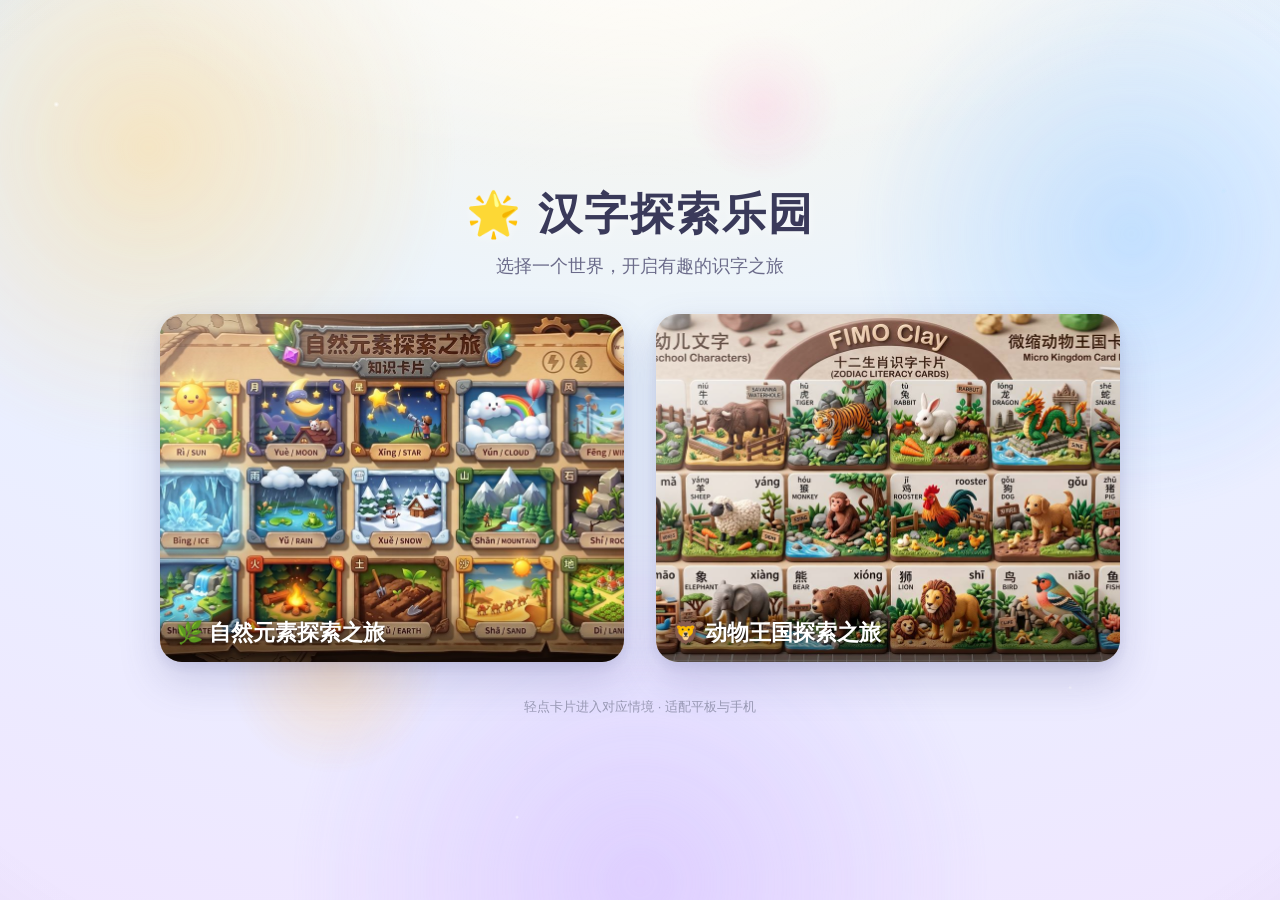
<file: index.html>
<!DOCTYPE html>
<html lang="zh-CN">
<head>
<meta charset="UTF-8">
<meta name="viewport" content="width=device-width, initial-scale=1.0, viewport-fit=cover">
<title>汉字探索乐园 · 识字卡片</title>
<link rel="icon" href="data:,">
<style>
  * { margin: 0; padding: 0; box-sizing: border-box; }
  html, body { height: 100%; }
  body {
    font-family: "PingFang SC", "Microsoft YaHei", -apple-system, "Segoe UI", sans-serif;
    min-height: 100vh;
    display: flex; flex-direction: column; align-items: center; justify-content: center;
    padding: env(safe-area-inset-top) 16px env(safe-area-inset-bottom);
    /* 基础光影渐变（顶部受光、底部偏冷，营造空间感） */
    background: radial-gradient(120% 120% at 50% -10%, #fff7e6 0%, #e8f3ff 45%, #efe6ff 100%);
    color: #3a3a5a;
    -webkit-tap-highlight-color: transparent;
    position: relative;
  }

  /* ============ 立体层次背景舞台（视差 + 光影） ============ */
  .bg-stage { position: fixed; inset: 0; z-index: 0; overflow: hidden; pointer-events: none; }
  .bg-layer { position: absolute; inset: -10%; will-change: transform; }
  /* 远景柔光团：最慢、最模糊、最淡 —— 推远景深 */
  .bg-layer.far {
    background:
      radial-gradient(40vmax 40vmax at 18% 22%, rgba(255,214,140,.55), transparent 60%),
      radial-gradient(36vmax 36vmax at 82% 30%, rgba(150,200,255,.50), transparent 60%),
      radial-gradient(44vmax 44vmax at 50% 90%, rgba(200,170,255,.45), transparent 62%);
    filter: blur(8px); opacity: .9;
  }
  /* 中景光斑：中速、中等模糊 */
  .bg-layer.mid {
    background:
      radial-gradient(14vmax 14vmax at 30% 70%, rgba(255,183,77,.35), transparent 60%),
      radial-gradient(12vmax 12vmax at 70% 58%, rgba(120,170,255,.30), transparent 60%),
      radial-gradient(10vmax 10vmax at 58% 18%, rgba(255,140,200,.28), transparent 60%);
    filter: blur(2px); opacity: .8;
  }
  /* 近景星点：最快、清晰，带高光 —— 拉近景深 */
  .bg-layer.near {
    opacity: .9;
    background-image:
      radial-gradient(3px 3px at 12% 18%, rgba(255,255,255,.95), transparent),
      radial-gradient(2px 2px at 28% 62%, rgba(255,255,255,.85), transparent),
      radial-gradient(3px 3px at 55% 38%, rgba(255,247,200,.95), transparent),
      radial-gradient(2px 2px at 78% 72%, rgba(255,255,255,.80), transparent),
      radial-gradient(3px 3px at 88% 26%, rgba(200,230,255,.95), transparent),
      radial-gradient(2px 2px at 42% 84%, rgba(255,255,255,.80), transparent);
  }
  /* 顶部光晕：模拟光源，强化光影质感 */
  .bg-light {
    position: absolute; inset: 0; pointer-events: none;
    background: radial-gradient(80% 50% at 50% -8%, rgba(255,255,255,.85), rgba(255,255,255,0) 55%);
  }
  /* 边缘暗角：聚焦中心，增强景深 */
  .bg-vignette {
    position: absolute; inset: 0; pointer-events: none;
    background: radial-gradient(120% 120% at 50% 50%, transparent 55%, rgba(60,50,90,.18) 100%);
  }

  /* 内容层浮于背景之上 */
  .page {
    position: relative; z-index: 1;
    display: flex; flex-direction: column; align-items: center; width: 100%;
  }

  header { text-align: center; margin-bottom: clamp(20px, 4vh, 48px); }
  header h1 {
    font-size: clamp(26px, 6vw, 44px); letter-spacing: 2px;
    text-shadow: 0 2px 10px rgba(255,255,255,.6);
  }
  header p { margin-top: 10px; font-size: clamp(14px, 3.4vw, 18px); color: #6b6b8a; }

  .entries {
    display: grid; grid-template-columns: repeat(2, minmax(0, 1fr));
    gap: clamp(16px, 3vw, 32px); width: min(960px, 92vw);
    perspective: 1200px; /* 卡片 3D 倾斜舞台 */
  }
  @media (max-width: 680px) { .entries { grid-template-columns: 1fr; } }

  .entry {
    position: relative; display: block; text-decoration: none;
    border-radius: 22px; overflow: hidden; background: #fff;
    box-shadow: 0 18px 40px rgba(80,80,140,.22), 0 4px 12px rgba(80,80,140,.12);
    transition: transform .3s cubic-bezier(.2,.7,.3,1), box-shadow .3s ease;
    aspect-ratio: 4 / 3;
    transform-style: preserve-3d;
    animation: floaty 7s ease-in-out infinite; /* 轻微悬浮，强化立体“活”感 */
  }
  .entry:nth-child(2) { animation-delay: -3.5s; }
  @keyframes floaty {
    0%, 100% { transform: translateY(0) rotateX(0) rotateY(0); }
    50%      { transform: translateY(-10px) rotateX(2deg) rotateY(-1.5deg); }
  }
  .entry:hover, .entry:focus-visible {
    transform: translateY(-8px) scale(1.03) rotateX(4deg) rotateY(-2deg);
    box-shadow: 0 26px 55px rgba(80,80,140,.30), 0 6px 16px rgba(80,80,140,.16);
    outline: none; animation-play-state: paused;
  }
  .entry img { width: 100%; height: 100%; object-fit: cover; display: block; }
  .entry .label {
    position: absolute; left: 0; right: 0; bottom: 0;
    padding: 14px 16px; font-size: clamp(16px, 3vw, 22px); font-weight: 700;
    color: #fff; background: linear-gradient(transparent, rgba(0,0,0,.55));
    text-shadow: 0 1px 4px rgba(0,0,0,.5);
  }
  /* 卡片左上高光，强化光影质感 */
  .entry::after {
    content: ""; position: absolute; inset: 0; pointer-events: none;
    background: linear-gradient(135deg, rgba(255,255,255,.35), rgba(255,255,255,0) 40%);
    mix-blend-mode: screen;
  }

  footer { margin-top: clamp(20px, 4vh, 40px); font-size: 13px; color: #9a9ab5; text-align: center; }

  /* 尊重“减少动态效果”偏好：关闭所有视差与悬浮动画 */
  @media (prefers-reduced-motion: reduce) {
    .entry { animation: none; }
    .bg-layer { transition: none !important; }
  }
  /* 触屏设备：降低远景模糊成本（无鼠标，视差改为自动轻漂） */
  @media (hover: none) {
    .bg-layer.far { filter: blur(6px); }
  }
</style>
</head>
<body>
  <!-- 立体层次背景：远/中/近三层 + 光源 + 暗角 -->
  <div class="bg-stage" aria-hidden="true">
    <div class="bg-layer far"  data-depth="10"></div>
    <div class="bg-layer mid"  data-depth="24"></div>
    <div class="bg-layer near" data-depth="46"></div>
    <div class="bg-light"></div>
    <div class="bg-vignette"></div>
  </div>

  <div class="page">
    <header>
      <h1>🌟 汉字探索乐园</h1>
      <p>选择一个世界，开启有趣的识字之旅</p>
    </header>
    <main class="entries">
      <a class="entry" href="nature.html" aria-label="自然元素探索之旅">
        <img src="背景1.jpg" alt="自然元素探索" decoding="async">
        <span class="label">🌿 自然元素探索之旅</span>
      </a>
      <a class="entry" href="zoo.html" aria-label="动物王国探索之旅">
        <img src="背景图2.jpg" alt="动物王国探索" decoding="async">
        <span class="label">🦁 动物王国探索之旅</span>
      </a>
    </main>
    <footer>轻点卡片进入对应情境 · 适配平板与手机</footer>
  </div>

  <script>
  (function () {
    var reduce = window.matchMedia && window.matchMedia('(prefers-reduced-motion: reduce)').matches;
    if (reduce) return; // 尊重减少动效偏好，不做视差
    var noHover = window.matchMedia && window.matchMedia('(hover: none)').matches;
    var layers = Array.prototype.slice.call(document.querySelectorAll('.bg-layer'));
    var tx = 0, ty = 0, cx = 0, cy = 0, raf = null;

    function animate() {
      cx += (tx - cx) * 0.08; // 平滑缓动，避免突兀
      cy += (ty - cy) * 0.08;
      for (var i = 0; i < layers.length; i++) {
        var d = parseFloat(layers[i].getAttribute('data-depth')) || 0;
        // 仅用 transform（GPU 合成），不触发重排/重绘
        layers[i].style.transform = 'translate3d(' + (-cx * d) + 'px,' + (-cy * d) + 'px,0)';
      }
      if (Math.abs(tx - cx) > 0.1 || Math.abs(ty - cy) > 0.1) raf = requestAnimationFrame(animate);
      else raf = null;
    }
    function schedule() { if (!raf) raf = requestAnimationFrame(animate); }

    if (!noHover) {
      // 桌面：指针视差（被动监听 + rAF 节流）
      window.addEventListener('pointermove', function (e) {
        tx = (e.clientX / window.innerWidth  - 0.5) * 2;  // 归一化 [-1,1]
        ty = (e.clientY / window.innerHeight - 0.5) * 2;
        schedule();
      }, { passive: true });
    } else {
      // 移动端：极低成本自动轻漂，营造呼吸式景深
      var t0 = performance.now();
      (function drift() {
        var t = (performance.now() - t0) / 1000;
        tx = Math.sin(t * 0.4) * 0.5;
        ty = Math.cos(t * 0.3) * 0.4;
        schedule();
        setTimeout(drift, 60);
      })();
    }
  })();
  </script>
</body>
</html>
</file>
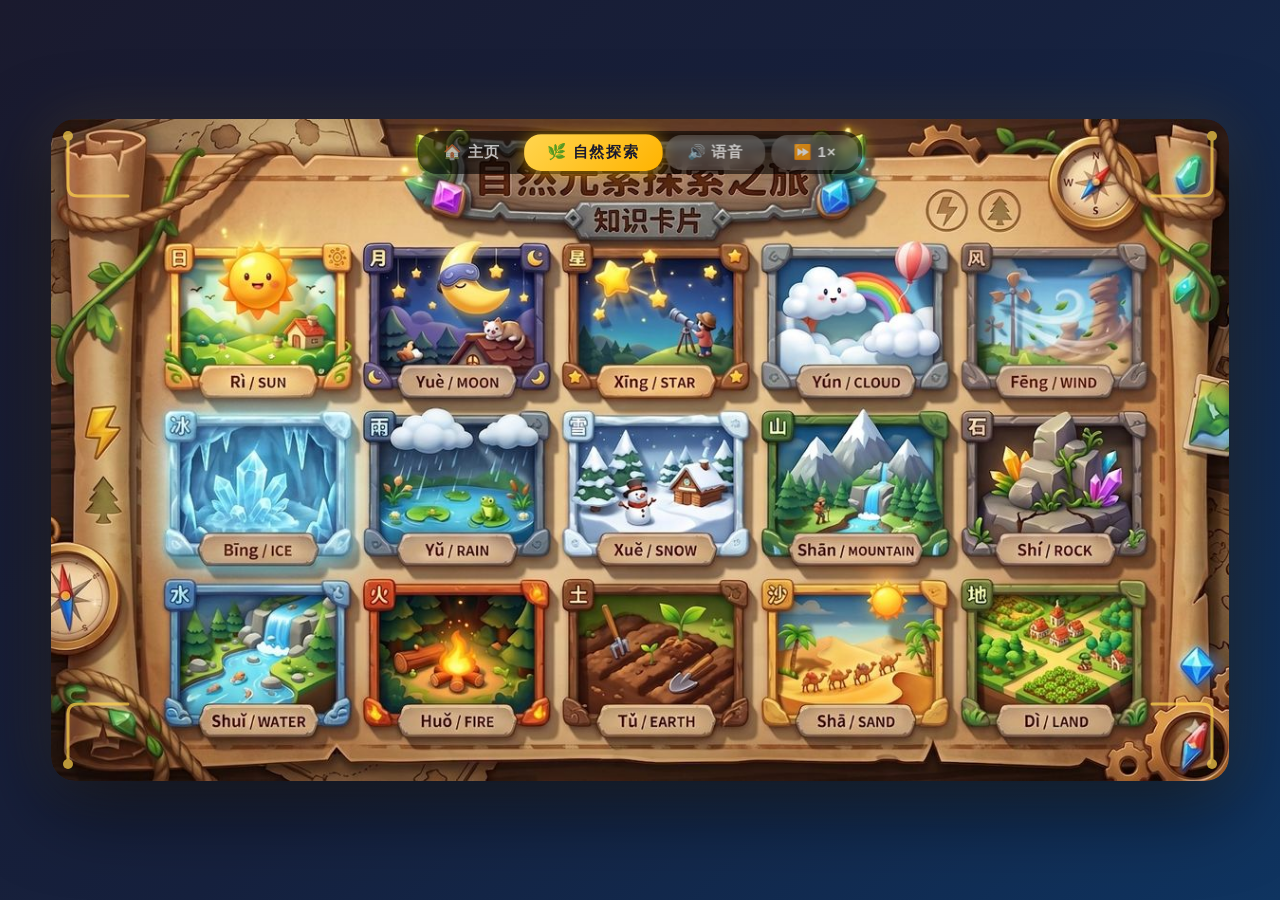
<file: nature.html>
<!DOCTYPE html>
<html lang="zh-CN">
<head>
    <meta charset="UTF-8">
    <meta name="viewport" content="width=device-width, initial-scale=1.0, maximum-scale=1.0, user-scalable=no, viewport-fit=cover">
    <link rel="icon" href="data:,">
    <title>自然元素探索之旅 - 3D幼儿互动识字</title>
    <link rel="stylesheet" href="app.css">
</head>
<body>

    <!-- 加载画面 -->
    <div class="loading-screen" id="loadingScreen">
        <div class="loading-spinner"></div>
        <div class="loading-text">正在准备探索之旅...</div>
    </div>

    <!-- 兜底：即使 CDN/脚本加载缓慢或被网络阻塞，最多 3 秒后强制隐藏加载页，
         避免手机/平板卡在“正在加载中”并拦截所有点击（独立于后续阻塞脚本） -->
    <script>
      (function () {
        function forceHide() {
          var l = document.getElementById('loadingScreen');
          if (l) {
            l.classList.add('hide');
            setTimeout(function () { if (l) l.style.display = 'none'; }, 900);
          }
        }
        window.__forceHideLoader = forceHide;
        setTimeout(forceHide, 3000);
      })();
    </script>

    <!-- Three.js 3D粒子背景 -->
    <canvas id="three-canvas"></canvas>

    <!-- 寻宝地图主场景 -->
    <div class="app-container" id="appContainer">
        <!-- 场景切换标签栏 -->
        <div class="scene-tabs" id="sceneTabs">
            <button class="scene-tab" onclick="location.href='index.html'">🏠 主页</button>
            <button class="scene-tab active" data-scene="nature">🌿 自然探索</button>
            <button class="scene-tab voice-tab" id="btnVoice" onclick="toggleVoicePanel()">🔊 语音</button>
            <div class="voice-panel" id="voicePanel"></div>
            <button class="scene-tab rate-tab" id="btnRate" onclick="toggleRatePanel()" title="选择语速（默认 1 倍）">⏩ 1×</button>
            <div class="rate-panel" id="ratePanel"></div>
        </div>

        <!-- 标题 -->
        <div class="title-decoration">✨ 自然元素探索之旅 ✨</div>

        <!-- 角落装饰SVG -->
        <svg class="corner-deco tl" viewBox="0 0 70 70"><path d="M5,5 L5,55 Q5,65 15,65 L65,65" fill="none" stroke="#ffd54f" stroke-width="3" stroke-linecap="round"/><circle cx="5" cy="5" r="5" fill="#ffd54f"/></svg>
        <svg class="corner-deco tr" viewBox="0 0 70 70"><path d="M5,5 L5,55 Q5,65 15,65 L65,65" fill="none" stroke="#ffd54f" stroke-width="3" stroke-linecap="round"/><circle cx="5" cy="5" r="5" fill="#ffd54f"/></svg>
        <svg class="corner-deco bl" viewBox="0 0 70 70"><path d="M5,5 L5,55 Q5,65 15,65 L65,65" fill="none" stroke="#ffd54f" stroke-width="3" stroke-linecap="round"/><circle cx="5" cy="5" r="5" fill="#ffd54f"/></svg>
        <svg class="corner-deco br" viewBox="0 0 70 70"><path d="M5,5 L5,55 Q5,65 15,65 L65,65" fill="none" stroke="#ffd54f" stroke-width="3" stroke-linecap="round"/><circle cx="5" cy="5" r="5" fill="#ffd54f"/></svg>

        <!-- 背景图 -->
        <img src="背景1.jpg" class="main-bg" alt="自然元素探索地图" decoding="async">

        <!-- 5×3 热区交互网格 -->
        <div class="grid-overlay" id="gridOverlay"></div>
    </div>

    <!-- 知识卡片弹窗（3D翻转） -->
    <div class="modal-overlay" id="cardModal">
        <div class="modal-content">
            <!-- 左侧：动态放大截取大图 + 大字展示 -->
            <div class="modal-left" id="modalImage">
                <div class="left-char-display" id="leftCharDisplay">日</div>
                <!-- 读一读 弹窗：叠加在左侧图片上方（毛玻璃面板，不遮挡图片关键内容） -->
                <div class="read-popup" id="readPopup">
                    <div class="read-popup-head">
                        <span>📖 读一读</span>
                        <span class="rp-head-btns">
                            <button class="read-popup-theme" id="readPopupTheme" title="切换配色主题">🎨</button>
                            <button class="read-popup-close" id="readPopupClose" title="关闭">✖</button>
                        </span>
                    </div>
                    <div class="read-popup-body" id="readPopupBody"></div>
                </div>
            </div>

            <!-- 右侧：可翻转教学卡片 -->
            <div class="modal-right">
                <div class="close-btn" onclick="event.stopPropagation(); closeModal()">✖</div>
                <button class="flip-btn" id="flipBtn" onclick="event.stopPropagation(); flipCard()">🔄 翻到背面 ✍️</button>

                <div class="flip-card-inner" id="flipCardInner">
                    <!-- 正面：基础认读 + 互动学习 -->
                    <div class="flip-face flip-front">
                        <!-- 可拖动顶部组：核心字 + 拼音 + 英语单词 + 小喇叭（整体左移） -->
                        <div class="top-block" id="topBlock">
                            <div class="core-display"><span class="letter big-char" id="ui-core">日</span></div>
                            <div class="char-header" id="charHeader">
                                <div class="py-row">
                                    <span class="pinyin" id="ui-pinyin">rì</span>
                                    <button class="spk-btn" id="btnPinyin" title="拼音拼读">🔊</button>
                                </div>
                                <div class="en-row">
                                    <span class="english" id="ui-english">SUN</span>
                                    <button class="spk-btn" id="btnEnglish" title="英语拼读">🔊</button>
                                </div>
                            </div>
                        </div>

                        <!-- 组词（位于拼音下方） -->
                        <div class="words" id="ui-words">组词：加载中...</div>

                        <!-- 顶部操作按钮栏（认读 / 学习类） -->
                        <div class="toolbar">
                            <button id="btn-audio" class="tb-btn tb-audio">📖 读一读</button>
                            <button id="btn-quiz" class="tb-btn tb-quiz">🎮 趣味问答</button>
                        </div>

                        <!-- 拼读高亮展示区（点击拼音/英语小喇叭时显示，浮于卡片右上） -->
                        <div class="blend-bar" id="blendBar">
                            <div class="blend-title" id="blendTitle">🔤 拼读练习</div>
                            <div class="blend-chips" id="blendChips"></div>
                        </div>

                        <!-- 部首与字形三合一模块（部首 / 笔画 / 结构 融于同一加宽模块） -->
                        <div class="info-module" id="ui-radical-box">
                            <div class="module-label">📕 部首与字形</div>
                            <div class="info-grid">
                                <div class="info-cell is-radical"><div class="ic-label">部首</div><div class="ic-val struct-radical">日</div></div>
                                <div class="info-cell"><div class="ic-label">笔画</div><div class="ic-val struct-strokes">4 画</div></div>
                                <div class="info-cell"><div class="ic-label">结构</div><div class="ic-val struct-type">独体字</div></div>
                            </div>
                        </div>

                        <!-- 随机奖励动画容器 -->
                        <div id="badge-reward">
                            <div class="badge-icon">🌟</div>
                            <div class="badge-text">解锁徽章！</div>
                        </div>

                        <!-- 趣味问答面板（默认隐藏） -->
                        <div class="quiz-box" id="quizBox">
                            <div class="quiz-title">🎮 趣味小测验</div>
                            <div class="quiz-question" id="quizQuestion"></div>
                            <div class="quiz-options" id="quizOptions"></div>
                            <div class="quiz-feedback" id="quizFeedback"></div>
                            <button class="quiz-close" id="quizClose">收起测验</button>
                        </div>
                    </div>

                    <!-- 背面：书写练习（田字格 / 笔顺动画 / 描红讲解 / 描红练习 / 笔画名称） -->
                    <div class="flip-face flip-back">
                        <h3 class="back-title">✍️ 书写练习</h3>

                        <!-- 书写操作按钮栏 -->
                        <div class="toolbar">
                            <button id="btn-animate" class="tb-btn tb-animate">▶ 笔顺动画</button>
                            <button id="btn-trace-guide" class="tb-btn tb-trace-guide">📝 描红讲解</button>
                            <button id="btn-trace" class="tb-btn tb-trace">✍️ 描红练习</button>
                            <button id="btn-reset" class="tb-btn tb-reset">🔄 重置</button>
                        </div>

                        <!-- 田字格 + 笔画名称（课本式） -->
                        <div class="write-row">
                            <!-- 笔画名称：置于田字格左侧，紧贴中线、最窄宽 -->
                            <div class="strokes-side" id="ui-strokes">
                                <div class="strokes-label">🖌️ 笔画名称（共 <span class="stroke-num-total">?</span> 笔）</div>
                                <div class="stroke-list"></div>
                            </div>

                            <!-- 田字格测验区 -->
                            <div id="tzg-container" title="点击田字格开启临摹测验">
                                <div id="tzg-base"></div>
                                <div id="tzg-trace"></div>
                            </div>
                        </div>

                        <!-- 操作步骤说明：移至背面最下方 -->
                        <div class="trace-tip">点「描红练习」直接用蓝笔描红，写错可点「🔄 重置」重新开始～</div>
                    </div>
                </div>
            </div>
        </div>
    </div>

        <!-- 场景配置（供 app.js 读取；壳层注入，避免两页重复大段逻辑） -->
    <script>window.CURRENT_SCENE = 'nature';</script>
    <!-- 共享数据与应用逻辑（本地同源，彻底去除 jsdelivr 外链） -->
    <script src="data.js"></script>
    <script src="app.js"></script>
</body>
</html>
</file>
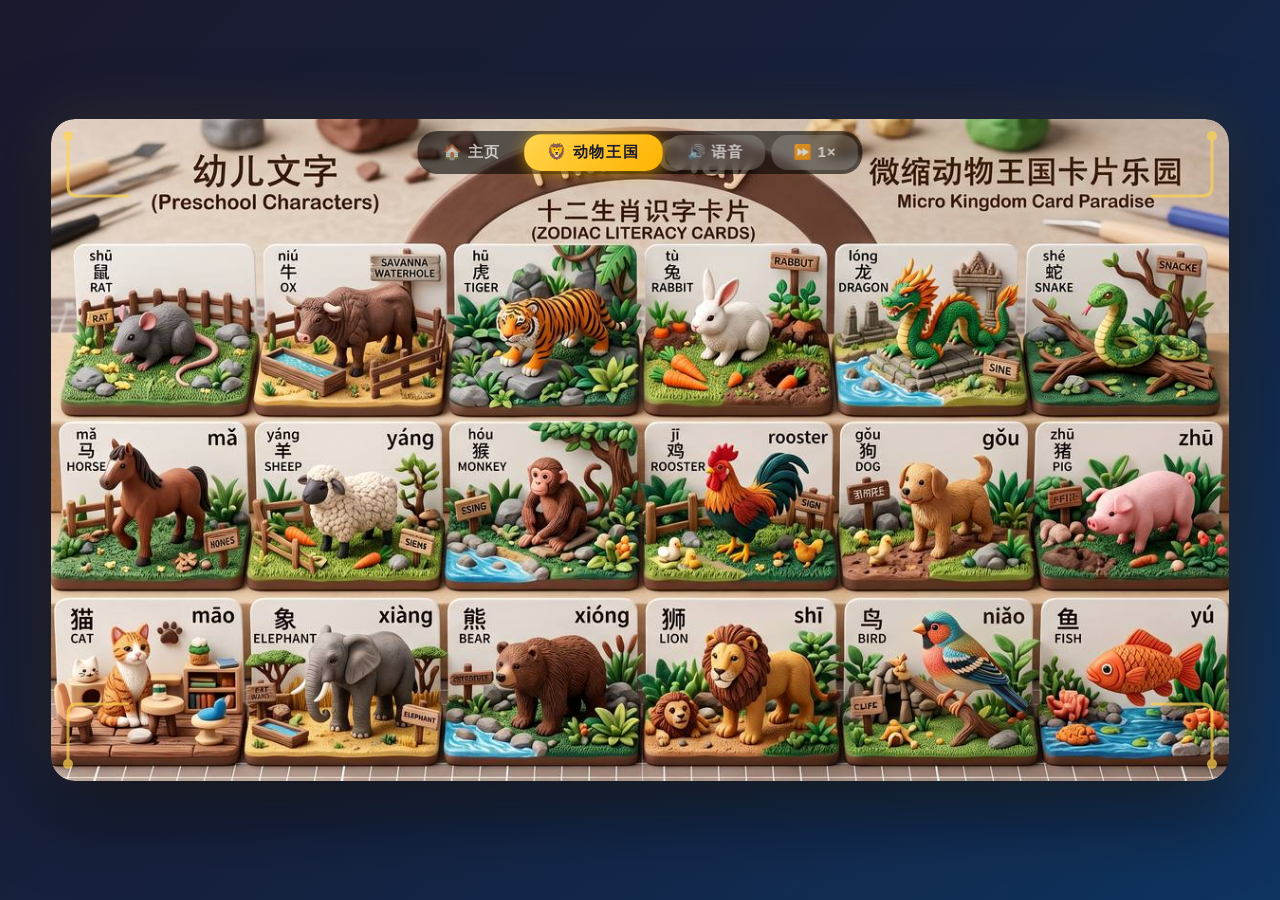
<file: zoo.html>
<!DOCTYPE html>
<html lang="zh-CN">
<head>
    <meta charset="UTF-8">
    <meta name="viewport" content="width=device-width, initial-scale=1.0, maximum-scale=1.0, user-scalable=no, viewport-fit=cover">
    <link rel="icon" href="data:,">
    <title>动物王国探索之旅 - 3D幼儿互动识字</title>
    <link rel="stylesheet" href="app.css">
</head>
<body>

    <!-- 加载画面 -->
    <div class="loading-screen" id="loadingScreen">
        <div class="loading-spinner"></div>
        <div class="loading-text">正在准备探索之旅...</div>
    </div>

    <!-- 兜底：即使 CDN/脚本加载缓慢或被网络阻塞，最多 3 秒后强制隐藏加载页，
         避免手机/平板卡在“正在加载中”并拦截所有点击（独立于后续阻塞脚本） -->
    <script>
      (function () {
        function forceHide() {
          var l = document.getElementById('loadingScreen');
          if (l) {
            l.classList.add('hide');
            setTimeout(function () { if (l) l.style.display = 'none'; }, 900);
          }
        }
        window.__forceHideLoader = forceHide;
        setTimeout(forceHide, 3000);
      })();
    </script>

    <!-- Three.js 3D粒子背景 -->
    <canvas id="three-canvas"></canvas>

    <!-- 寻宝地图主场景 -->
    <div class="app-container" id="appContainer">
        <!-- 场景切换标签栏 -->
        <div class="scene-tabs" id="sceneTabs">
            <button class="scene-tab" onclick="location.href='index.html'">🏠 主页</button>
            <button class="scene-tab active" data-scene="zoo">🦁 动物王国</button>
            <button class="scene-tab voice-tab" id="btnVoice" onclick="toggleVoicePanel()">🔊 语音</button>
            <div class="voice-panel" id="voicePanel"></div>
            <button class="scene-tab rate-tab" id="btnRate" onclick="toggleRatePanel()" title="选择语速（默认 1 倍）">⏩ 1×</button>
            <div class="rate-panel" id="ratePanel"></div>
        </div>

        <!-- 标题 -->
        <div class="title-decoration">🦁 动物王国探索之旅</div>

        <!-- 角落装饰SVG -->
        <svg class="corner-deco tl" viewBox="0 0 70 70"><path d="M5,5 L5,55 Q5,65 15,65 L65,65" fill="none" stroke="#ffd54f" stroke-width="3" stroke-linecap="round"/><circle cx="5" cy="5" r="5" fill="#ffd54f"/></svg>
        <svg class="corner-deco tr" viewBox="0 0 70 70"><path d="M5,5 L5,55 Q5,65 15,65 L65,65" fill="none" stroke="#ffd54f" stroke-width="3" stroke-linecap="round"/><circle cx="5" cy="5" r="5" fill="#ffd54f"/></svg>
        <svg class="corner-deco bl" viewBox="0 0 70 70"><path d="M5,5 L5,55 Q5,65 15,65 L65,65" fill="none" stroke="#ffd54f" stroke-width="3" stroke-linecap="round"/><circle cx="5" cy="5" r="5" fill="#ffd54f"/></svg>
        <svg class="corner-deco br" viewBox="0 0 70 70"><path d="M5,5 L5,55 Q5,65 15,65 L65,65" fill="none" stroke="#ffd54f" stroke-width="3" stroke-linecap="round"/><circle cx="5" cy="5" r="5" fill="#ffd54f"/></svg>

        <!-- 背景图 -->
        <img src="背景图2.jpg" class="main-bg" alt="动物王国探索地图" decoding="async">

        <!-- 5×3 热区交互网格 -->
        <div class="grid-overlay" id="gridOverlay"></div>
    </div>

    <!-- 知识卡片弹窗（3D翻转） -->
    <div class="modal-overlay" id="cardModal">
        <div class="modal-content">
            <!-- 左侧：动态放大截取大图 + 大字展示 -->
            <div class="modal-left" id="modalImage">
                <div class="left-char-display" id="leftCharDisplay">日</div>
                <!-- 读一读 弹窗：叠加在左侧图片上方（毛玻璃面板，不遮挡图片关键内容） -->
                <div class="read-popup" id="readPopup">
                    <div class="read-popup-head">
                        <span>📖 读一读</span>
                        <span class="rp-head-btns">
                            <button class="read-popup-theme" id="readPopupTheme" title="切换配色主题">🎨</button>
                            <button class="read-popup-close" id="readPopupClose" title="关闭">✖</button>
                        </span>
                    </div>
                    <div class="read-popup-body" id="readPopupBody"></div>
                </div>
            </div>

            <!-- 右侧：可翻转教学卡片 -->
            <div class="modal-right">
                <div class="close-btn" onclick="event.stopPropagation(); closeModal()">✖</div>
                <button class="flip-btn" id="flipBtn" onclick="event.stopPropagation(); flipCard()">🔄 翻到背面 ✍️</button>

                <div class="flip-card-inner" id="flipCardInner">
                    <!-- 正面：基础认读 + 互动学习 -->
                    <div class="flip-face flip-front">
                        <!-- 可拖动顶部组：核心字 + 拼音 + 英语单词 + 小喇叭（整体左移） -->
                        <div class="top-block" id="topBlock">
                            <div class="core-display"><span class="letter big-char" id="ui-core">日</span></div>
                            <div class="char-header" id="charHeader">
                                <div class="py-row">
                                    <span class="pinyin" id="ui-pinyin">rì</span>
                                    <button class="spk-btn" id="btnPinyin" title="拼音拼读">🔊</button>
                                </div>
                                <div class="en-row">
                                    <span class="english" id="ui-english">SUN</span>
                                    <button class="spk-btn" id="btnEnglish" title="英语拼读">🔊</button>
                                </div>
                            </div>
                        </div>

                        <!-- 组词（位于拼音下方） -->
                        <div class="words" id="ui-words">组词：加载中...</div>

                        <!-- 顶部操作按钮栏（认读 / 学习类） -->
                        <div class="toolbar">
                            <button id="btn-audio" class="tb-btn tb-audio">📖 读一读</button>
                            <button id="btn-quiz" class="tb-btn tb-quiz">🎮 趣味问答</button>
                        </div>

                        <!-- 拼读高亮展示区（点击拼音/英语小喇叭时显示，浮于卡片右上） -->
                        <div class="blend-bar" id="blendBar">
                            <div class="blend-title" id="blendTitle">🔤 拼读练习</div>
                            <div class="blend-chips" id="blendChips"></div>
                        </div>

                        <!-- 部首与字形三合一模块（部首 / 笔画 / 结构 融于同一加宽模块） -->
                        <div class="info-module" id="ui-radical-box">
                            <div class="module-label">📕 部首与字形</div>
                            <div class="info-grid">
                                <div class="info-cell is-radical"><div class="ic-label">部首</div><div class="ic-val struct-radical">日</div></div>
                                <div class="info-cell"><div class="ic-label">笔画</div><div class="ic-val struct-strokes">4 画</div></div>
                                <div class="info-cell"><div class="ic-label">结构</div><div class="ic-val struct-type">独体字</div></div>
                            </div>
                        </div>

                        <!-- 随机奖励动画容器 -->
                        <div id="badge-reward">
                            <div class="badge-icon">🌟</div>
                            <div class="badge-text">解锁徽章！</div>
                        </div>

                        <!-- 趣味问答面板（默认隐藏） -->
                        <div class="quiz-box" id="quizBox">
                            <div class="quiz-title">🎮 趣味小测验</div>
                            <div class="quiz-question" id="quizQuestion"></div>
                            <div class="quiz-options" id="quizOptions"></div>
                            <div class="quiz-feedback" id="quizFeedback"></div>
                            <button class="quiz-close" id="quizClose">收起测验</button>
                        </div>
                    </div>

                    <!-- 背面：书写练习（田字格 / 笔顺动画 / 描红讲解 / 描红练习 / 笔画名称） -->
                    <div class="flip-face flip-back">
                        <h3 class="back-title">✍️ 书写练习</h3>

                        <!-- 书写操作按钮栏 -->
                        <div class="toolbar">
                            <button id="btn-animate" class="tb-btn tb-animate">▶ 笔顺动画</button>
                            <button id="btn-trace-guide" class="tb-btn tb-trace-guide">📝 描红讲解</button>
                            <button id="btn-trace" class="tb-btn tb-trace">✍️ 描红练习</button>
                            <button id="btn-reset" class="tb-btn tb-reset">🔄 重置</button>
                        </div>

                        <!-- 田字格 + 笔画名称（课本式） -->
                        <div class="write-row">
                            <!-- 笔画名称：置于田字格左侧，紧贴中线、最窄宽 -->
                            <div class="strokes-side" id="ui-strokes">
                                <div class="strokes-label">🖌️ 笔画名称（共 <span class="stroke-num-total">?</span> 笔）</div>
                                <div class="stroke-list"></div>
                            </div>

                            <!-- 田字格测验区 -->
                            <div id="tzg-container" title="点击田字格开启临摹测验">
                                <div id="tzg-base"></div>
                                <div id="tzg-trace"></div>
                            </div>
                        </div>

                        <!-- 操作步骤说明：移至背面最下方 -->
                        <div class="trace-tip">点「描红练习」直接用蓝笔描红，写错可点「🔄 重置」重新开始～</div>
                    </div>
                </div>
            </div>
        </div>
    </div>

        <!-- 场景配置（供 app.js 读取；壳层注入，避免两页重复大段逻辑） -->
    <script>window.CURRENT_SCENE = 'zoo';</script>
    <!-- 共享数据与应用逻辑（本地同源，彻底去除 jsdelivr 外链） -->
    <script src="data.js"></script>
    <script src="app.js"></script>
</body>
</html>
</file>
<file: app.css>
/* ==================== 全局重置与基础 ==================== */
        * { box-sizing: border-box; margin: 0; padding: 0; }
        body {
            font-family: 'KaiTi', 'SimSun', 'Microsoft YaHei', sans-serif;
            background: linear-gradient(135deg, #1a1a2e 0%, #16213e 50%, #0f3460 100%);
            display: flex; justify-content: center; align-items: center;
            min-height: 100vh; min-height: 100dvh; overflow: hidden;
            color: #333;
            /* 避让刘海屏/Home 指示条：内缩安全区，主体始终完整可见（桌面环境 insets 为 0，无副作用） */
            padding: env(safe-area-inset-top) env(safe-area-inset-right) env(safe-area-inset-bottom) env(safe-area-inset-left);
        }

        /* ==================== Three.js 3D背景画布 ==================== */
        #three-canvas {
            position: fixed; top: 0; left: 0;
            width: 100vw; height: 100vh; height: 100dvh;
            z-index: 0; pointer-events: none;
        }

        /* ==================== 主应用容器（寻宝地图） ==================== */
        .app-container {
            position: relative; z-index: 1;
            /* 自适应：同时受宽度与高度约束，避免竖屏被压扁、横屏（尤其手机横屏）被裁切 */
            width: min(92vw, 1300px, calc((100dvh - 24px) * 16 / 9));
            aspect-ratio: 16 / 9; max-height: 94dvh;
            border-radius: 24px;
            box-shadow:
                0 25px 80px rgba(0,0,0,0.6),
                0 0 60px rgba(255,200,100,0.15),
                inset 0 0 30px rgba(255,255,255,0.05);
            overflow: hidden;
            transform-style: preserve-3d;
            perspective: 1200px;
            /* 微妙悬浮动画 */
            animation: containerFloat 6s ease-in-out infinite;
        }

        @keyframes containerFloat {
            0%, 100% { transform: translateY(0) rotateX(0deg); }
            50% { transform: translateY(-8px) rotateX(1deg); }
        }
        /* 触屏设备（手机/平板）关闭常驻动画，避免持续重绘导致卡顿/无响应 */
        @media (hover: none) {
            .app-container { animation: none; }
            .modal-left::before { animation: none; display: none; }
            .left-char-display { animation: none; }
        }

        .main-bg {
            width: 100%; height: 100%;
            object-fit: cover; border-radius: 24px;
            display: block;
        }

        /* ==================== 场景切换标签栏 ==================== */
        .scene-tabs {
            position: absolute; top: 12px; left: 50%; transform: translateX(-50%);
            z-index: 15;
            display: flex; gap: 6px;
            padding: 4px;
            border-radius: 20px;
            background: rgba(0, 0, 0, 0.6);
        }
        .scene-tab {
            padding: 8px 22px;
            border: none; border-radius: 16px;
            cursor: pointer;
            font-size: 0.92em; font-weight: bold;
            font-family: 'Microsoft YaHei', sans-serif;
            color: rgba(255,255,255,0.7);
            background: transparent;
            transition: all 0.35s ease;
            white-space: nowrap;
            letter-spacing: 1px;
            touch-action: manipulation;
        }
        .scene-tab:hover { color: rgba(255,255,255,0.95); background: rgba(255,215,0,0.15); }
        .scene-tab.active {
            color: #1a1a2e;
            background: linear-gradient(135deg, #ffd54f 0%, #ffb300 100%);
            box-shadow: 0 2px 12px rgba(255,179,0,0.5), 0 0 20px rgba(255,215,0,0.2);
            transform: scale(1.05);
        }
        /* 动物园场景使用6列网格（18格）；自然元素保持5列（15格） */
        .grid-overlay.cols-6 { grid-template-columns: repeat(6, 1fr); }

        /* ==================== 5×3 交互网格覆盖层 ==================== */
        .grid-overlay {
            position: absolute;
            top: 16%; left: 9%; right: 9%; bottom: 9%;
            display: grid;
            grid-template-columns: repeat(5, 1fr);
            grid-template-rows: repeat(3, 1fr);
            gap: 1.8%;
            z-index: 2;
        }

        /* 每个网格单元 - 3D交互卡片 */
        .grid-item {
            cursor: pointer;
            border-radius: 16px;
            transition: box-shadow 0.3s ease, background-color 0.3s ease;
            background: rgba(255, 255, 255, 0);
            position: relative;
            transform-style: preserve-3d;
            /* 入场动画 */
            opacity: 0;
            animation: gridItemIn 0.6s ease forwards;
        }

        .grid-item:nth-child(1)  { animation-delay: 0.05s; }
        .grid-item:nth-child(2)  { animation-delay: 0.10s; }
        .grid-item:nth-child(3)  { animation-delay: 0.15s; }
        .grid-item:nth-child(4)  { animation-delay: 0.20s; }
        .grid-item:nth-child(5)  { animation-delay: 0.25s; }
        .grid-item:nth-child(6)  { animation-delay: 0.30s; }
        .grid-item:nth-child(7)  { animation-delay: 0.35s; }
        .grid-item:nth-child(8)  { animation-delay: 0.40s; }
        .grid-item:nth-child(9)  { animation-delay: 0.45s; }
        .grid-item:nth-child(10) { animation-delay: 0.50s; }
        .grid-item:nth-child(11) { animation-delay: 0.55s; }
        .grid-item:nth-child(12) { animation-delay: 0.60s; }
        .grid-item:nth-child(13) { animation-delay: 0.65s; }
        .grid-item:nth-child(14) { animation-delay: 0.70s; }
        .grid-item:nth-child(15) { animation-delay: 0.75s; }

        @keyframes gridItemIn {
            from { opacity: 0; transform: scale(0.5) translateY(30px); }
            to   { opacity: 1; transform: scale(1) translateY(0); }
        }

        /* Hover - 3D倾斜 + 光晕 */
        .grid-item:hover {
            background: rgba(255, 230, 150, 0.25);
            box-shadow:
                0 0 25px rgba(255, 215, 0, 0.7),
                0 0 50px rgba(255, 180, 0, 0.3),
                inset 0 0 20px rgba(255,255,255,0.2);
            transform: scale(1.08) translateZ(20px);
            z-index: 10;
        }

        /* 脉冲提示动画 - 引导幼儿点击 */
        .grid-item::after {
            content: '';
            position: absolute;
            top: 50%; left: 50%;
            width: 20px; height: 20px;
            margin-left: -10px; margin-top: -10px;
            border-radius: 50%;
            background: radial-gradient(circle, rgba(255,215,0,0.8) 0%, transparent 70%);
            opacity: 0;
            transition: opacity 0.3s;
            pointer-events: none;
        }
        .grid-item:hover::after {
            opacity: 1;
            animation: pulseRing 1.5s ease-out infinite;
        }

        @keyframes pulseRing {
            0%   { transform: scale(0.5); opacity: 1; }
            100% { transform: scale(4); opacity: 0; }
        }

        /* 点击反馈波纹 */
        .grid-item .ripple {
            position: absolute; border-radius: 50%;
            background: radial-gradient(circle, rgba(255,255,255,0.6) 0%, transparent 70%);
            transform: scale(0); animation: rippleEffect 0.6s ease-out forwards;
            pointer-events: none;
        }

        @keyframes rippleEffect {
            to { transform: scale(4); opacity: 0; }
        }

        /* ==================== 知识卡片弹窗（3D翻转） ==================== */
        .modal-overlay {
            position: fixed; top: 0; left: 0;
            width: 100vw; height: 100vh; height: 100dvh;
            background: rgba(0,0,0,0.9);
            display: flex; justify-content: center; align-items: center;
            opacity: 0; pointer-events: none;
            transition: opacity 0.45s ease;
            z-index: 100;
            perspective: 1500px;
            /* 避让刘海/Home 指示条：内缩安全区，弹窗始终完整可见 */
            box-sizing: border-box;
            padding: env(safe-area-inset-top) env(safe-area-inset-right) env(safe-area-inset-bottom) env(safe-area-inset-left);
        }
        .modal-overlay.active {
            opacity: 1; pointer-events: auto;
        }

        /* 弹窗内容 - 3D翻转进入 */
        .modal-content {
            width: 86vw; max-width: 1050px;
            height: 78vh; height: 78dvh; max-height: 700px;
            background: linear-gradient(145deg, #fffef5 0%, #fff8e7 50%, #fff3d6 100%);
            border-radius: 32px;
            display: flex; overflow: hidden;
            transform: rotateY(-90deg) scale(0.5);
            opacity: 0;
            transition: transform 0.65s cubic-bezier(0.175, 0.885, 0.32, 1.275), opacity 0.65s cubic-bezier(0.175, 0.885, 0.32, 1.275);
            box-shadow:
                0 30px 90px rgba(0,0,0,0.5),
                0 0 0 4px rgba(255,200,100,0.3),
                0 0 80px rgba(255,180,80,0.15);
            position: relative;
        }
        .modal-overlay.active .modal-content {
            transform: rotateY(0deg) scale(1);
            opacity: 1;
        }

        /* 左侧：动态放大截取大图（单幅场景图） */
        .modal-left {
            width: 48%; height: 100%;
            background-image: linear-gradient(135deg, #ffe6bf 0%, #ffcf8a 100%);
            background-size: cover;
            background-position: center center;
            background-repeat: no-repeat;
            border-right: 4px dashed #d4c2a5;
            position: relative;
            overflow: hidden;
            /* 大字置于左上角、缩小字号；底部留出空间给「读一读」毛玻璃面板，二者互不遮挡 */
            display: flex; align-items: flex-start; justify-content: flex-start;
            padding: 5% 0 0 6%;
        }
        /* 左侧媒体：视频以全屏填充展示（图片仍用 background-image 等比覆盖） */
        .modal-left video.modal-media {
            position: absolute; inset: 0;
            width: 100%; height: 100%;
            object-fit: cover;
            z-index: 0;
            pointer-events: auto;   /* 允许点击视频暂停/播放；左侧大字在更上层(z-index:2)不受影响 */
        }
        /* 左侧图片上的装饰光效 */
        .modal-left::before {
            content: '';
            position: absolute; top: -50%; left: -50%;
            width: 200%; height: 200%;
            background: conic-gradient(from 0deg, transparent, rgba(255,215,0,0.08), transparent, rgba(100,200,255,0.06), transparent);
            animation: shimmerRotate 8s linear infinite;
        }
        @keyframes shimmerRotate {
            to { transform: rotate(360deg); }
        }

        /* 左侧大字展示 */
        .left-char-display {
            font-size: 7em;
            font-weight: bold;
            color: rgba(255,255,255,0.95);
            text-shadow:
                0 4px 15px rgba(0,0,0,0.3),
                0 0 40px rgba(255,200,100,0.4),
                0 0 80px rgba(255,150,50,0.2);
            position: relative;
            z-index: 2;
            animation: charBreathe 3s ease-in-out infinite;
        }
        @keyframes charBreathe {
            0%, 100% { transform: scale(1); }
            50% { transform: scale(1.05); }
        }

        /* 右侧：教学与互动区（翻转卡片容器） */
        .modal-right {
            width: 52%; height: 100%;
            position: relative;
            perspective: 1500px;
            background: linear-gradient(180deg, rgba(255,255,255,0) 0%, rgba(255,248,220,0.5) 100%);
        }

        /* ===== 3D 翻转卡片 ===== */
        .flip-card-inner {
            position: absolute; inset: 0;
            transition: transform 0.7s cubic-bezier(0.175, 0.885, 0.32, 1.275);
            transform-style: preserve-3d;
        }
        .flip-card-inner.flipped { transform: rotateY(180deg); }
        .flip-face {
            position: absolute; inset: 0;
            -webkit-backface-visibility: hidden; backface-visibility: hidden;
            overflow-x: hidden; overflow-y: auto;   /* 横向绝不溢出弹窗边界 */
            padding: 70px 30px 64px;
            display: flex; flex-direction: column; align-items: center;
            /* 美化滚动条 */
            scrollbar-width: thin;
        }
        .flip-face::-webkit-scrollbar { width: 8px; }
        .flip-face::-webkit-scrollbar-track { background: rgba(0,0,0,0.05); border-radius: 4px; }
        .flip-face::-webkit-scrollbar-thumb { background: rgba(255,180,80,0.5); border-radius: 4px; }
        .flip-front { background: linear-gradient(180deg, rgba(255,255,255,0) 0%, rgba(255,248,220,0.5) 100%); }
        .flip-back  { transform: rotateY(180deg); background: linear-gradient(180deg, rgba(255,248,220,0.5) 0%, rgba(255,255,255,0) 100%); }
        .flip-back .toolbar { margin-bottom: 12px; }
        .back-title { font-size: 1.4em; color: #ff6b6b; margin: 4px 0 14px; font-weight: bold; }
        .trace-tip { font-size: 0.95em; color: #777; margin-top: 12px; text-align: center; line-height: 1.5; padding: 0 6px; }

        /* 翻转按钮（始终可见，固定在卡片左上角） */
        .flip-btn {
            position: absolute; top: 16px; left: 16px; z-index: 20;
            font-size: 0.95em; padding: 9px 16px;
            border: none; border-radius: 24px; cursor: pointer;
            color: #fff; font-weight: bold; white-space: nowrap;
            background: linear-gradient(135deg, #ffb74d 0%, #f57c00 100%);
            box-shadow: 0 4px 14px rgba(245,124,0,0.4);
            transition: all 0.3s;
            font-family: 'Microsoft YaHei', sans-serif;
        }
        .flip-btn:hover { transform: translateY(-2px) scale(1.05); }
        .flip-btn:active { transform: translateY(0) scale(0.96); }

        .close-btn {
            position: absolute; top: 18px; right: 22px;
            font-size: 2em; cursor: pointer; color: #aaa;
            width: 44px; height: 44px;
            display: flex; align-items: center; justify-content: center;
            border-radius: 50%;
            transition: all 0.3s;
            z-index: 10;
        }
        .close-btn:hover {
            color: #ff6b6b;
            background: rgba(255,107,107,0.15);
            transform: rotate(90deg) scale(1.1);
        }

        /* 字头信息区 */
        .char-header {
            text-align: center; margin-bottom: 16px;
            padding: 4px 0 14px;
            border-bottom: 2px dashed #eeddaa;
            width: 100%;
        }
        .pinyin {
            display: inline-block;
            font-size: 2.6em; color: #ff6b6b;
            font-family: sans-serif; letter-spacing: 5px;
            font-weight: 600; line-height: 1.1;
            text-shadow: 0 2px 8px rgba(255,107,107,0.22);
        }
        .english {
            display: inline-block;
            font-size: 1.15em; color: #4da8da;
            margin-top: 7px; font-weight: bold;
            letter-spacing: 4px;
            padding: 3px 18px;
            background: rgba(77,168,218,0.10);
            border-radius: 20px;
        }
        /* 顶部文字/拼音/单词拆分为独立字母对象，便于逐字母高亮（替代原弹窗） */
        .top-block .pinyin, .top-block .english { white-space: nowrap; }
        .pinyin .py-part { display: inline-flex; align-items: baseline; }
        .letter {
            display: inline-block;
            transition: transform .18s ease, color .18s ease, background-color .18s ease, text-shadow .18s ease, box-shadow .18s ease;
            border-radius: 6px; padding: 0 2px;
        }
        .letter.hl {
            color: #fff; background: #ff8a3d;
            transform: scale(1.32); text-shadow: 0 2px 8px rgba(255,138,61,0.5);
            box-shadow: 0 0 0 3px rgba(255,138,61,0.25);
        }
        .english .letter.hl { background: #2e9be6; box-shadow: 0 0 0 3px rgba(46,155,230,0.25); }

        /* 田字格测验区（双层：底层黑色笔顺动画 + 上层蓝色手写描红，蓝迹持久不被清除） */
        #tzg-container {
            position: relative;
            width: 280px; height: 280px;
            background: url('data:image/svg+xml;utf8,<svg xmlns="http://www.w3.org/2000/svg" width="190" height="190"><rect x="2" y="2" width="186" height="186" fill="%23fffef8" stroke="%23e85a5a" stroke-width="3" rx="4"/><line x1="95" y1="2" x2="95" y2="188" stroke="%23e85a5a" stroke-width="1.5" stroke-dasharray="6,4"/><line x1="2" y1="95" x2="188" y2="95" stroke="%23e85a5a" stroke-width="1.5" stroke-dasharray="6,4"/></svg>');
            margin-bottom: 18px; cursor: crosshair; background-size: 100% 100%;
            border-radius: 12px;
            box-shadow: 0 4px 15px rgba(0,0,0,0.08);
            transition: transform 0.3s, box-shadow 0.3s;
            animation: tzgPulse 2.6s ease-in-out infinite;
        }
        #tzg-container > div {
            position: absolute; inset: 0;
            width: 100%; height: 100%;
            overflow: hidden;           /* 防止笔划/文字溢出田字格外 */
            box-sizing: border-box;
        }
        /* 确保 HanziWriter 渲染的 SVG/Canvas 精确填满子容器，与格线对齐 */
        #tzg-base > svg,
        #tzg-base > canvas,
        #tzg-trace > svg,
        #tzg-trace > canvas {
            position: absolute !important;
            left: 0 !important;
            top: 0 !important;
            width: 100% !important;
            height: 100% !important;
        }
        #tzg-base  { z-index: 1; }   /* 黑色笔顺动画 / 字形参考层 */
        #tzg-trace { z-index: 2; }   /* 蓝色手写描红层（覆盖在上，捕获书写事件） */
        @keyframes tzgPulse {
            0%, 100% { box-shadow: 0 4px 15px rgba(0,0,0,0.08), 0 0 0 0 rgba(255,159,67,0); }
            50% { box-shadow: 0 6px 18px rgba(0,0,0,0.10), 0 0 0 10px rgba(255,159,67,0.14); }
        }
        /* 仅在有悬停能力的设备（桌面）放大，避免触屏点按后“粘滞”放大、干扰描红书写 */
        @media (hover: hover) {
            #tzg-container:hover {
                transform: scale(1.04);
                animation: none;
                box-shadow: 0 8px 26px rgba(232,90,90,0.25), 0 0 0 10px rgba(255,159,67,0.18);
            }
        }
        /* 弹窗隐藏时暂停田字格脉冲动画，避免常驻重绘（性能优化） */
        .modal-overlay:not(.active) #tzg-container { animation-play-state: paused; }



        /* 释义区域 */
        .meaning-box {
            background: linear-gradient(135deg, #e8f5e9 0%, #c8e6c9 100%);
            padding: 12px 20px; border-radius: 16px;
            margin-bottom: 16px; width: 100%;
            text-align: center;
            border: 2px solid #a5d6a7;
            box-shadow: 0 3px 10px rgba(76,175,80,0.15);
        }
        .meaning-label {
            font-size: 0.9em; color: #388e3c; font-weight: bold;
            margin-bottom: 4px;
        }
        .meaning-text {
            font-size: 1.25em; color: #2e7d32; line-height: 1.5;
        }

        /* 组词区域 */
        .words {
            font-size: 1.7em; color: #444; margin-bottom: 18px;
            text-align: center; width: 100%;
            padding: 10px;
            background: rgba(255,255,255,0.6);
            border-radius: 14px;
        }

        /* ==================== 顶部操作按钮栏 ==================== */
        .toolbar {
            display: flex; gap: 10px; flex-wrap: wrap;
            justify-content: center; align-items: center;
            width: 100%; margin-bottom: 18px;
            padding: 10px;
            background: rgba(255,255,255,0.45);
            border-radius: 18px;
            box-shadow: 0 3px 12px rgba(0,0,0,0.08);
        }
        .tb-btn {
            font-size: 0.98em; padding: 10px 18px;
            border: none; border-radius: 30px; cursor: pointer;
            color: white; font-weight: bold;
            transition: all 0.3s cubic-bezier(0.175, 0.885, 0.32, 1.275);
            font-family: 'Microsoft YaHei', sans-serif;
            box-shadow: 0 4px 14px rgba(0,0,0,0.18);
            white-space: nowrap;
        }
        .tb-btn:hover { transform: translateY(-3px) scale(1.05); }
        .tb-btn:active { transform: translateY(0) scale(0.97); }

        .tb-blend   { background: linear-gradient(135deg, #ff8a65 0%, #f4511e 100%); }
        .tb-phonics { background: linear-gradient(135deg, #4db6ac 0%, #00897b 100%); }
        .tb-audio   { background: linear-gradient(135deg, #ff9f43 0%, #f3801c 100%); }
        .tb-animate { background: linear-gradient(135deg, #4da8da 0%, #3d8bc0 100%); }
        .tb-trace   { background: linear-gradient(135deg, #7986cb 0%, #3f51b5 100%); }
        .tb-quiz    { background: linear-gradient(135deg, #ab47bc 0%, #8e24aa 100%); }
        .tb-replay  { background: linear-gradient(135deg, #26c6da 0%, #00acc1 100%); }
        .tb-reset   { background: linear-gradient(135deg, #78909c 0%, #546e7a 100%); }

        /* 顶部小喇叭按钮（拼音 / 英语 拼读入口，置于拼音 / 单词之后） */
        .spk-btn {
            width: 34px; height: 34px; border-radius: 50%; border: none; cursor: pointer;
            background: linear-gradient(135deg, #ffd54f 0%, #ff9f43 100%);
            color: #fff; font-size: 0.95em; line-height: 1;
            display: inline-flex; align-items: center; justify-content: center;
            box-shadow: 0 2px 8px rgba(255,159,67,0.5);
            transition: transform 0.2s; flex-shrink: 0;
        }
        .spk-btn:hover { transform: scale(1.12); }
        .spk-btn:active { transform: scale(0.94); }

        /* 顶部模块：文字 / 拼音 / 单词 整体水平居中显示（仍可被拖动） */
        .top-block { align-self: stretch; width: 100%; text-align: center; cursor: grab; user-select: none; }
        .top-block:active { cursor: grabbing; }
        .top-block .char-header { text-align: center; }
        .py-row, .en-row { display: flex; align-items: center; gap: 10px; justify-content: center; }
        .en-row { margin-top: 6px; }
        .top-block .pinyin { text-align: center; }

        /* 部首与字形三合一模块（笔画 / 结构 融入部首，并加宽） */
        .info-module {
            align-self: stretch; width: 100%; box-sizing: border-box;
            background: #fffaf0; border: 2px solid #e7d3a8; border-radius: 16px;
            padding: 14px 20px; box-shadow: 0 3px 10px rgba(0,0,0,0.06); margin-bottom: 14px;
        }
        .info-module .module-label {
            font-size: 1.05em; font-weight: bold; color: #c0392b;
            margin-bottom: 10px; padding-bottom: 6px; border-bottom: 2px dashed #e7d3a8;
        }
        .info-grid { display: flex; gap: 16px; }
        .info-cell {
            flex: 1; text-align: center; background: #fff;
            border: 2px solid #f0e2c0; border-radius: 12px; padding: 10px 6px;
        }
        .info-cell .ic-label { font-size: 0.85em; color: #999; margin-bottom: 4px; }
        .info-cell .ic-val { font-size: 1.45em; color: #2c3e50; font-weight: bold; line-height: 1.2; }
        .info-cell.is-radical .ic-val { font-size: 2.2em; color: #e53935; }

        .tb-trace-guide { background: linear-gradient(135deg, #9575cd 0%, #5e35b1 100%); }

        /* 按要求隐藏「笔顺动画」按钮（其余书写功能保持不变） */
        #btn-animate { display: none !important; }
        /* 背面作为定位上下文，供描写引导弹窗绝对定位居中覆盖 */
        .flip-back { position: relative; }

        /* ==================== 拼读高亮展示区（点击拼读时显示） ==================== */
        .blend-bar {
            position: absolute; top: 72px; right: 14px; width: min(248px, 54%);
            margin: 0; padding: 12px 14px;
            border-radius: 16px;
            background: linear-gradient(135deg, rgba(255,138,101,0.10), rgba(77,182,172,0.12));
            border: 2px dashed rgba(244,81,30,0.45);
            display: none; z-index: 22;
        }
        .blend-bar.show { display: block; animation: blendPop 0.35s cubic-bezier(0.175,0.885,0.32,1.275); }
        @keyframes blendPop { from { opacity:0; transform: scale(0.92);} to {opacity:1; transform: scale(1);} }
        .blend-title { font-size: 0.95em; color: #f4511e; margin-bottom: 8px; font-weight: bold; text-align:center; }
        .blend-chips { display: flex; gap: 10px; flex-wrap: wrap; justify-content: center; align-items: stretch; }
        .blend-chip {
            position: relative;
            min-width: 58px; padding: 8px 14px; border-radius: 14px;
            background: #ffffff; color: #555;
            text-align: center;
            border: 2px solid #e3e3e3;
            box-shadow: 0 2px 6px rgba(0,0,0,0.08);
            transition: all 0.28s cubic-bezier(0.175,0.885,0.32,1.275);
        }
        .blend-chip .bc-label { display: block; font-size: 0.62em; color: #9aa; font-weight: normal; margin-bottom: 2px; }
        .blend-chip .bc-val { font-size: 1.5em; font-weight: bold; line-height: 1.1; }
        .blend-chip.active {
            background: linear-gradient(135deg, #ffd54f 0%, #ff9f43 100%);
            color: #fff; border-color: #ff9f43;
            transform: scale(1.14);
            box-shadow: 0 0 18px rgba(255,159,67,0.85);
        }
        .blend-chip.active .bc-label { color: rgba(255,255,255,0.9); }
        .blend-chip.active::after {
            content: ''; position: absolute; inset: -5px;
            border-radius: 16px; border: 2px solid rgba(255,159,67,0.6);
            animation: blendPulse 1s ease-out infinite;
        }
        @keyframes blendPulse { 0%{transform:scale(1);opacity:0.8;} 100%{transform:scale(1.28);opacity:0;} }

        /* ==================== 字形结构解析 ==================== */
        .structure-box {
            display: flex; justify-content: space-around; align-items: stretch;
            width: 100%; margin-bottom: 14px;
            background: linear-gradient(135deg, #e3f2fd 0%, #bbdefb 100%);
            border: 2px solid #90caf9; border-radius: 16px;
            padding: 10px 6px; box-shadow: 0 3px 10px rgba(33,150,243,0.15);
        }
        .structure-item { text-align: center; flex: 1; display: flex; flex-direction: column; justify-content: center; }
        .structure-item + .structure-item { border-left: 2px dashed #90caf9; }
        .structure-label { font-size: 0.82em; color: #1565c0; font-weight: bold; margin-bottom: 3px; }
        .structure-value { font-size: 1.35em; color: #0d47a1; font-weight: bold; }

        /* ==================== 造句示例 ==================== */
        .sentence-box {
            width: 100%; margin-bottom: 14px;
            background: linear-gradient(135deg, #fff3e0 0%, #ffe0b2 100%);
            border: 2px solid #ffb74d; border-radius: 16px;
            padding: 12px 18px; box-shadow: 0 3px 10px rgba(255,152,0,0.15);
        }
        .sentence-label { font-size: 0.9em; color: #e65100; font-weight: bold; margin-bottom: 4px; }
        .sentence-text { font-size: 1.15em; color: #bf360c; line-height: 1.5; }

        /* ==================== 笔画名称展示 ==================== */
        .strokes-box {
            width: 100%; margin-bottom: 14px;
            background: linear-gradient(135deg, #ede7f6 0%, #d1c4e9 100%);
            border: 2px solid #b39ddb; border-radius: 16px;
            padding: 12px 16px; box-shadow: 0 3px 10px rgba(103,58,183,0.15);
        }
        .strokes-label { font-size: 0.95em; color: #4527a0; font-weight: bold; text-align: center; margin-bottom: 10px; }
        .stroke-list { display: flex; flex-wrap: wrap; gap: 8px; justify-content: center; }
        .stroke-chip {
            background: #fff; border: 2px solid #b39ddb; border-radius: 12px;
            padding: 6px 12px; font-size: 1.05em; color: #4527a0; font-weight: bold;
            display: flex; align-items: center; gap: 6px;
        }
        .stroke-num {
            background: #7e57c2; color: #fff; border-radius: 50%;
            width: 22px; height: 22px; display: inline-flex; align-items: center; justify-content: center;
            font-size: 0.78em; flex-shrink: 0;
        }

        /* ==================== 趣味问答（游戏化测验） ==================== */
        .btn-quiz {
            background: linear-gradient(135deg, #ab47bc 0%, #8e24aa 100%);
            box-shadow: 0 6px 20px rgba(171,71,188,0.4);
        }
        .btn-quiz:hover {
            transform: translateY(-4px) scale(1.03);
            box-shadow: 0 10px 30px rgba(171,71,188,0.5);
        }

        .quiz-box {
            width: 100%; margin-top: 6px; display: none;
            background: linear-gradient(135deg, #f3e5f5 0%, #e1bee7 100%);
            border: 2px solid #ce93d8; border-radius: 16px;
            padding: 16px; box-shadow: 0 4px 15px rgba(156,39,176,0.2);
        }
        .quiz-box.show { display: block; animation: quizPop 0.4s cubic-bezier(0.175,0.885,0.32,1.275); }
        @keyframes quizPop { from { transform: scale(0.85); opacity: 0; } to { transform: scale(1); opacity: 1; } }
        .quiz-title { font-size: 1.1em; color: #6a1b9a; font-weight: bold; text-align: center; margin-bottom: 10px; }
        .quiz-question { font-size: 1.2em; color: #4a148c; text-align: center; margin-bottom: 12px; line-height: 1.5; }
        .quiz-options { display: grid; grid-template-columns: 1fr 1fr; gap: 10px; }
        .quiz-option {
            padding: 12px; border: 2px solid #ce93d8; border-radius: 12px;
            background: #fff; cursor: pointer; font-size: 1.1em; color: #4a148c;
            text-align: center; transition: all 0.25s; font-weight: bold;
        }
        .quiz-option:hover { background: #f3e5f5; transform: scale(1.04); }
        .quiz-option.correct { background: #c8e6c9; border-color: #66bb6a; color: #1b5e20; }
        .quiz-option.wrong { background: #ffcdd2; border-color: #ef9a9a; color: #b71c1c; }
        .quiz-feedback { text-align: center; margin-top: 12px; font-size: 1.1em; font-weight: bold; min-height: 1.4em; }
        .quiz-feedback.ok { color: #2e7d32; }
        .quiz-feedback.no { color: #c62828; }
        .quiz-close { display: block; margin: 12px auto 0; padding: 8px 22px; border: none; border-radius: 30px;
            background: #ce93d8; color: #fff; font-weight: bold; cursor: pointer; font-size: 1em; }
        .quiz-close:hover { background: #ba68c8; }

        /* ==================== 徽章奖励特效 ==================== */
        #badge-reward {
            position: absolute; top: 42%; left: 50%;
            transform: translate(-50%, -50%) scale(0);
            display: flex; flex-direction: column; align-items: center;
            pointer-events: none; z-index: 200; opacity: 0;
        }
        #badge-reward.show-badge {
            animation: badgePop 2.8s cubic-bezier(0.175, 0.885, 0.32, 1.275) forwards;
        }
        .badge-icon {
            font-size: 8em;
            filter: drop-shadow(0 0 25px rgba(255, 215, 0, 0.9));
            animation: badgeGlow 1s infinite alternate;
        }
        .badge-text {
            font-size: 1.5em; color: #ff9f43; font-weight: bold;
            text-shadow: 0 2px 4px rgba(0,0,0,0.1); margin-top: 12px;
            background: #fff; padding: 10px 28px; border-radius: 30px;
            border: 3px solid #ff9f43;
            box-shadow: 0 6px 20px rgba(255, 159, 67, 0.4);
        }

        @keyframes badgePop {
            0%   { transform: translate(-50%, -50%) scale(0) rotate(-10deg); opacity: 0; }
            15%  { transform: translate(-50%, -50%) scale(1.4) rotate(5deg); opacity: 1; }
            25%  { transform: translate(-50%, -50%) scale(1) rotate(-3deg); opacity: 1; }
            80%  { transform: translate(-50%, -50%) scale(1) rotate(2deg); opacity: 1; }
            100% { transform: translate(-50%, -50%) scale(0) rotate(10deg); opacity: 0; }
        }
        @keyframes badgeGlow {
            0%   { filter: drop-shadow(0 0 15px rgba(255,215,0,0.6)); transform: rotate(-8deg) scale(1); }
            100% { filter: drop-shadow(0 0 45px rgba(255,215,0,1)); transform: rotate(8deg) scale(1.05); }
        }

        /* ==================== 标题装饰 ==================== */
        .title-decoration {
            position: absolute; top: -50px; left: 50%;
            transform: translateX(-50%);
            font-size: 1.8em; font-weight: bold;
            color: #ffd54f;
            text-shadow:
                0 3px 6px rgba(0,0,0,0.4),
                0 0 30px rgba(255,213,79,0.5);
            white-space: nowrap;
            z-index: 5;
            letter-spacing: 6px;
            animation: titleGlow 3s ease-in-out infinite alternate;
        }
        @keyframes titleGlow {
            from { text-shadow: 0 3px 6px rgba(0,0,0,0.4), 0 0 20px rgba(255,213,79,0.3); }
            to   { text-shadow: 0 3px 6px rgba(0,0,0,0.4), 0 0 40px rgba(255,213,79,0.7); }
        }

        /* ==================== 角落装饰 ==================== */
        .corner-deco {
            position: absolute; width: 70px; height: 70px;
            pointer-events: none; z-index: 3;
            opacity: 0.7;
        }
        .corner-deco.tl { top: 12px; left: 12px; }
        .corner-deco.tr { top: 12px; right: 12px; transform: scaleX(-1); }
        .corner-deco.bl { bottom: 12px; left: 12px; transform: scaleY(-1); }
        .corner-deco.br { bottom: 12px; right: 12px; transform: scale(-1); }

        /* ==================== 正面核心生字展示（醒目大字） ==================== */
        .core-display {
            font-size: 5.6em; font-weight: bold; line-height: 1.05;
            margin-bottom: 4px;
            background: linear-gradient(135deg, #ff6b6b 0%, #ff9f43 50%, #ffd54f 100%);
            -webkit-background-clip: text; background-clip: text;
            -webkit-text-fill-color: transparent; color: #ff7a45;
            text-shadow: 0 4px 18px rgba(255,120,60,0.25);
            filter: drop-shadow(0 2px 5px rgba(0,0,0,0.12));
            animation: corePop 0.5s cubic-bezier(0.175,0.885,0.32,1.275);
        }
        @keyframes corePop { from { transform: scale(0.6); opacity: 0; } to { transform: scale(1); opacity: 1; } }

        /* ==================== 课本风格两栏布局 ==================== */
        .textbook-layout {
            display: flex; gap: 18px; width: 100%;
            align-items: stretch; margin-top: 4px;
        }
        .tb-left  { flex: 1; display: flex; flex-direction: column; gap: 14px; min-width: 0; }
        .tb-right { flex: 1; display: flex; flex-direction: column; gap: 14px; min-width: 0; }
        .tb-module {
            background: #fffaf0;
            border: 2px solid #e7d3a8; border-radius: 16px;
            padding: 12px 16px;
            box-shadow: 0 3px 10px rgba(0,0,0,0.06);
        }
        .tb-module .module-label {
            font-size: 1.02em; font-weight: bold; color: #c0392b;
            margin-bottom: 8px; padding-bottom: 6px;
            border-bottom: 2px dashed #e7d3a8;
        }
        .module-value { font-size: 2.4em; font-weight: bold; color: #2c3e50; text-align: center; line-height: 1.2; }
        .module-text  { font-size: 1.12em; color: #555; line-height: 1.65; }

        /* 字形结构精简条（笔画 / 结构） */
        .structure-strip {
            display: flex; justify-content: space-around; align-items: stretch;
            width: 100%; margin-bottom: 8px;
            background: linear-gradient(135deg, #e3f2fd 0%, #bbdefb 100%);
            border: 2px solid #90caf9; border-radius: 16px;
            padding: 10px 6px; box-shadow: 0 3px 10px rgba(33,150,243,0.15);
        }
        .structure-strip .structure-item { flex: 1; text-align: center; }
        .structure-strip .structure-item + .structure-item { border-left: 2px dashed #90caf9; }
        .structure-strip .structure-label { font-size: 0.82em; color: #1565c0; font-weight: bold; margin-bottom: 3px; }
        .structure-strip .structure-value { font-size: 1.35em; color: #0d47a1; font-weight: bold; }

        /* ==================== 读一读 语音同步字幕 ==================== */
        .read-caption {
            width: 100%; margin: 4px 0 12px; padding: 12px 16px;
            border-radius: 16px;
            background: linear-gradient(135deg, rgba(255,159,67,0.12), rgba(77,168,218,0.12));
            border: 2px solid rgba(255,159,67,0.5);
            display: none;
        }
        .read-caption.show { display: block; animation: blendPop 0.35s cubic-bezier(0.175,0.885,0.32,1.275); }
        .rc-line {
            font-size: 1.22em; color: #888; line-height: 1.7;
            padding: 4px 12px; border-radius: 10px; margin: 3px 0;
            transition: all 0.25s; border-left: 4px solid transparent;
        }
        .rc-line.active {
            color: #fff; background: linear-gradient(135deg, #ff9f43 0%, #ff6b6b 100%);
            border-left-color: #fff; transform: scale(1.02);
            box-shadow: 0 2px 10px rgba(255,107,107,0.4);
        }

        /* ==================== 背面：笔画名称在田字格左侧（紧贴中线、最窄宽） ==================== */
        .write-row {
            display: flex; flex-direction: row; align-items: center; justify-content: center;
            gap: 10px; width: 100%; max-width: 100%; box-sizing: border-box; flex: 1;
        }
        .strokes-side {
            width: auto; min-width: 0; max-width: 132px;
            flex: 0 1 auto; align-self: center;
            display: flex; flex-direction: column; gap: 6px;
            text-align: right;                          /* 紧贴中线：文字右对齐，靠向田字格 */
            background: linear-gradient(135deg, #ede7f6 0%, #d1c4e9 100%);
            border: 2px solid #b39ddb; border-radius: 16px;
            padding: 10px 12px; box-shadow: 0 3px 10px rgba(103,58,183,0.15);
            max-height: 280px; overflow-y: auto;        /* 高度与田字格齐平，超出则内部滚动，绝不溢出弹窗 */
            box-sizing: border-box; scrollbar-width: thin;
        }
        .strokes-side .strokes-label { font-size: 0.95em; color: #4527a0; font-weight: bold; text-align: right; margin-bottom: 4px; }
        .strokes-side .stroke-list { display: flex; flex-direction: column; flex-wrap: nowrap; gap: 5px; align-items: stretch; }
        .strokes-side .stroke-chip {
            background: #fff; border: 2px solid #b39ddb; border-radius: 10px;
            padding: 4px 8px; font-size: 0.9em; color: #4527a0; font-weight: bold;
            display: flex; align-items: center; gap: 5px; width: 100%; justify-content: flex-end;
            text-align: right; box-sizing: border-box;
        }
        .strokes-side .stroke-name { flex: 1; white-space: nowrap; }
        /* 笔画类型徽标（基本笔画 / 折画） */
        .stroke-type {
            font-size: 0.62em; font-weight: normal; color: #7e57c2;
            background: rgba(126,87,194,0.12); border-radius: 8px;
            padding: 1px 6px; flex-shrink: 0;
        }
        /* 当前书写笔画高亮（笔顺动画 / 描红 / 重播 同步） */
        .stroke-chip.active {
            background: linear-gradient(135deg, #ffd54f 0%, #ff9f43 100%);
            color: #fff; border-color: #ff9f43;
            transform: scale(1.06);
            box-shadow: 0 0 14px rgba(255,159,67,0.85);
        }
        .stroke-chip.active .stroke-type { color: rgba(255,255,255,0.92); background: rgba(255,255,255,0.22); }

        /* ==================== 读一读 弹窗（叠加在左侧图片上方 · 毛玻璃面板） ==================== */
        .read-popup {
            /* —— 可动态配置配色变量：外部 ReadPopupConfig / 主题切换 / 图片主色自动注入均可覆盖 —— */
            --rp-accent: #ff9f43;                 /* 主色（默认暖橙；运行时由图片主色或主题覆盖） */
            --rp-accent-border: rgba(255,159,67,0.42);
            --rp-text: #5a3a1a;                  /* 自适应前景色（随主色明度切换深/浅） */
            --rp-head-bg: rgba(255,183,77,0.85);
            --rp-focus-bg: rgba(255,159,67,0.30);
            --rp-bg: transparent;                /* 背景透明（需求1）：图片自然透出 */

            position: absolute;
            left: 16px; right: 16px; bottom: 16px;   /* 锚定左侧图片底部，作为叠加层 */
            z-index: 6;                               /* 位于图片与大字之上，但底部大字已上移，互不遮挡 */
            display: none; flex-direction: column;
            max-height: 46%;                          /* 相对 .modal-left 高度，避免遮挡图片上方关键内容 */
            background: var(--rp-bg);                 /* ← 透明背景 */
            -webkit-backdrop-filter: blur(8px) saturate(1.2);
            backdrop-filter: blur(8px) saturate(1.2); /* 轻微毛玻璃仅提升可读性，不改变背景透明属性 */
            border: 1px solid var(--rp-accent-border);
            border-radius: 18px;
            overflow-y: auto; padding: 0 16px 14px;
            scrollbar-width: thin;
            scrollbar-color: var(--rp-accent-border) transparent;
            box-shadow:
                0 12px 32px rgba(0,0,0,0.28),
                0 3px 10px rgba(0,0,0,0.16),
                inset 0 0 0 1px var(--rp-accent-border);
        }
        .read-popup.show { display: flex; animation: readPop 0.42s cubic-bezier(0.175,0.885,0.32,1.275); }
        @keyframes readPop {
            from { opacity: 0; transform: translateY(22px) scale(0.985); }
            to   { opacity: 1; transform: translateY(0) scale(1); }
        }
        .read-popup-head {
            position: sticky; top: 0; z-index: 2;
            display: flex; align-items: center; justify-content: space-between;
            font-size: 1.22em; font-weight: bold; color: var(--rp-text);
            margin: 0 -16px 10px; padding: 12px 16px;   /* 通栏头部，与面板等宽 */
            background: var(--rp-head-bg);
            -webkit-backdrop-filter: blur(6px); backdrop-filter: blur(6px);
            border-bottom: 2px solid var(--rp-accent);
            border-radius: 18px 18px 0 0;
        }
        .rp-head-btns { display: flex; gap: 8px; align-items: center; }
        .read-popup-theme, .read-popup-close {
            border: none; background: var(--rp-accent-border); color: var(--rp-text);
            width: 38px; height: 38px; border-radius: 50%; font-size: 1.15em;
            cursor: pointer; flex-shrink: 0; line-height: 1;
            transition: background .2s, transform .15s;
        }
        .read-popup-theme:hover, .read-popup-close:hover { background: var(--rp-accent); transform: scale(1.06); }

        /* ==================== 描写练习 · 鼓励引导弹窗 ==================== */
        .trace-guide-pop {
            position: absolute; inset: 0; z-index: 30;
            display: none; align-items: center; justify-content: center;
            background: rgba(40,20,0,0.18);   /* 轻微遮罩，聚焦引导语 */
            border-radius: 18px;
        }
        .trace-guide-pop.show { display: flex; animation: blendPop 0.35s cubic-bezier(0.175,0.885,0.32,1.275); }
        .tgp-card {
            background: linear-gradient(135deg, #fff7e6 0%, #ffe8c2 100%);
            border: 3px solid #ff9f43; border-radius: 22px;
            padding: 24px 28px; max-width: 86%; text-align: center;
            box-shadow: 0 12px 34px rgba(255,159,67,0.45);
        }
        .tgp-emoji { font-size: 2.8em; line-height: 1; margin-bottom: 6px; }
        .tgp-text { font-size: 1.12em; color: #bf360c; line-height: 1.65; margin: 6px 0 16px; font-weight: bold; }
        .tgp-text b { color: #e53935; }
        .tgp-btn {
            background: linear-gradient(135deg, #ff9f43 0%, #f3801c 100%);
            color: #fff; border: none; border-radius: 30px;
            padding: 11px 28px; font-size: 1.05em; font-weight: bold; cursor: pointer;
            box-shadow: 0 4px 14px rgba(243,128,28,0.42);
            transition: transform 0.2s;
        }
        .tgp-btn:hover { transform: translateY(-2px) scale(1.04); }
        .tgp-btn:active { transform: scale(0.96); }
        .rp-section { margin-bottom: 14px; border-radius: 16px; padding: 13px 18px; box-shadow: 0 3px 10px rgba(0,0,0,0.06); transition: all 0.25s; }
        .rp-section .rp-label { font-size: 0.95em; font-weight: bold; margin-bottom: 6px; }
        .rp-know { background: linear-gradient(135deg,#e8f5e9,#c8e6c9); border:2px solid #a5d6a7; }
        .rp-know .rp-label { color:#388e3c; }
        .rp-word { background: linear-gradient(135deg,#e3f2fd,#bbdefb); border:2px solid #90caf9; }
        .rp-word .rp-label { color:#1565c0; }
        .rp-sent { background: linear-gradient(135deg,#fff3e0,#ffe0b2); border:2px solid #ffb74d; }
        .rp-sent .rp-label { color:#e65100; }
        .rp-text { font-size: 1.16em; color:#444; line-height:1.6; }
        .rp-section.active { outline: 3px solid #ff9f43; transform: scale(1.012); box-shadow: 0 0 18px rgba(255,159,67,0.5); }

        /* 滚动跟随高亮：当前滚动居中段落以图片主色描边高亮，其余保持默认（与语音高亮 .active 互不冲突） */
        .rp-section.rp-scrollfocus {
            border-color: var(--rp-accent);
            outline: 2px solid var(--rp-accent);
            outline-offset: 1px;
            box-shadow: 0 0 16px var(--rp-focus-bg);
            transform: scale(1.015);
        }

        /* ==================== 移动端触控优化（桌面无副作用） ==================== */
        /* 禁止双击缩放与点击延迟，保证按钮/网格点击即时响应 */
        button, .grid-item, .quiz-option { touch-action: manipulation; }
        /* 顶部拖动组与田字格书写需独占触摸，避免误触发页面滚动或缩放 */
        .top-block, #tzg-container { touch-action: none; }

        /* 触屏设备（无 hover 能力）下，取消 :hover 的位移/缩放/光晕残留，避免点击后元素卡在放大态 */
        @media (hover: none) {
            .grid-item:hover { transform: none !important; background: rgba(255,255,255,0) !important; box-shadow: none !important; }
            .tb-btn:hover, .flip-btn:hover, .close-btn:hover, .spk-btn:hover,
            .quiz-option:hover, .quiz-close:hover, .tgp-btn:hover, #tzg-container:hover { transform: none !important; }
        }

        /* ==================== 语音设置面板（免费内置语音包） ==================== */
        .voice-tab { margin-left: auto; background: rgba(255,255,255,0.18); backdrop-filter: blur(4px); }
        .voice-tab:hover { background: rgba(255,215,0,0.35); }
        .rate-tab { background: rgba(255,255,255,0.18); backdrop-filter: blur(4px); font-variant-numeric: tabular-nums; }
        .rate-tab:hover { background: rgba(120,200,255,0.35); }
        .voice-panel {
            position: fixed; top: 58px; right: 14px; z-index: 300;
            display: none; width: 260px; max-width: 86vw; max-height: 52vh; overflow-y: auto;
            background: #fffdf7; border: 2px solid #ffb74d; border-radius: 16px;
            box-shadow: 0 12px 34px rgba(0,0,0,0.28); padding: 10px;
            scrollbar-width: thin;
        }
        .voice-panel h4 { margin: 2px 6px 8px; font-size: 0.92em; color: #bf360c; }
        .voice-panel .vp-tip { padding: 6px 8px; font-size: 0.8em; color: #888; line-height: 1.5; }
        .voice-opt {
            display: block; width: 100%; text-align: left; border: 2px solid #ffd9a0;
            background: #fff6e8; border-radius: 12px; padding: 8px 10px; margin: 5px 0;
            font-size: 0.84em; color: #5a3a1a; cursor: pointer; line-height: 1.3;
        }
        .voice-opt small { color: #b08a5a; font-size: 0.85em; }
        .voice-opt:hover { border-color: #ff9f43; }
        .voice-opt.active { background: linear-gradient(135deg, #ffd54f 0%, #ff9f43 100%); color: #fff; border-color: #ff9f43; }
        .voice-opt.active small { color: rgba(255,255,255,0.85); }

        /* ==================== 语速选择面板（下拉式，多预设可选） ==================== */
        .rate-panel {
            position: fixed; top: 58px; right: 14px; z-index: 300;
            display: none; width: 200px; max-width: 86vw;
            background: #fffdf7; border: 2px solid #7fc4ff; border-radius: 16px;
            box-shadow: 0 12px 34px rgba(0,0,0,0.28); padding: 10px;
            scrollbar-width: thin;
        }
        .rate-panel h4 { margin: 2px 6px 8px; font-size: 0.92em; color: #0277bd; text-align: center; }
        .rate-opt {
            display: block; width: 100%; text-align: center; border: 2px solid #b3e5fc;
            background: #f0f9ff; border-radius: 12px; padding: 9px 10px; margin: 5px 0;
            font-size: 0.95em; color: #01579b; cursor: pointer; line-height: 1.3; font-weight: bold;
        }
        .rate-opt:hover { border-color: #29b6f6; }
        .rate-opt.active { background: linear-gradient(135deg, #4fc3f7 0%, #0288d1 100%); color: #fff; border-color: #0288d1; }

        /* ==================== 响应式适配 ==================== */
        @media (max-width: 1024px) {
            /* 平板（含横屏 900~1024px）：允许页面滚动，防御内容因安全区/动态视口溢出；桌面(>1024)仍单屏不滚动 */
            body { overflow-y: auto; overflow-x: hidden; -webkit-overflow-scrolling: touch; }
            .app-container { margin: auto; }
            .modal-content { width: 92vw; height: 82vh; }
            .flip-face { padding: 64px 22px 56px; }
            .core-display { font-size: 4.6em; }
            .strokes-side { max-width: 128px; max-height: 280px; }
        }
        @media (max-width: 900px) {
            /* 移动端/平板：允许页面上下滚动，内容超出屏幕时可完整查看（桌面端仍单屏不滚动） */
            body { overflow-y: auto; overflow-x: hidden; -webkit-overflow-scrolling: touch; }
            .app-container { aspect-ratio: auto; width: 94vw; height: 86dvh; max-width: none; max-height: none; margin: auto; }
            .modal-content { flex-direction: column; height: 90vh; height: 90dvh; max-height: calc(100dvh - env(safe-area-inset-top) - env(safe-area-inset-bottom) - 16px); overflow-y: auto; margin: auto; }
            .modal-left { width: 100%; height: 32%; border-right: none; border-bottom: 4px dashed #d4c2a5; padding-top: 8px; }
            .modal-right { width: 100%; flex: 1 1 auto; min-height: 0; }
            /* 弹窗兜底：若内容超出视口，遮罩层可滚动，关闭按钮始终可达 */
            .modal-overlay { overflow-y: auto; -webkit-overflow-scrolling: touch; }
            .flip-face { padding: 60px 16px 48px; }
            .left-char-display { font-size: 2.6em; }
            .pinyin { font-size: 1.8em; }
            #tzg-container { width: 240px; height: 240px; }
            .core-display { font-size: 3.6em; }
            .structure-strip { flex-wrap: wrap; }
            .write-row { flex-direction: row; align-items: center; gap: 10px; }
            .strokes-side { max-width: 120px; width: auto; max-height: 240px; height: auto; }
            .strokes-side .stroke-list { flex-direction: column; flex-wrap: nowrap; }
            .strokes-side .stroke-chip { width: 100%; }
            /* 移动端左侧图变矮，面板收窄高度（≤46%）并贴底，确保顶部大字不被遮挡，内容仍可滚动 */
            .read-popup { max-height: 46%; left: 12px; right: 12px; bottom: 6px; }
            .read-popup-body { padding: 0 2px; }
        }
        @media (max-width: 480px) {
            .toolbar { gap: 8px; }
            .tb-btn { font-size: 0.88em; padding: 9px 13px; }
            .rp-text { font-size: 1.05em; }
            .core-display { font-size: 3.2em; }
            .read-popup-head { font-size: 1.1em; padding: 10px 14px; }
            #tzg-container { width: 200px; height: 200px; }
            .strokes-side { max-width: 104px; max-height: 200px; }
        }

        /* 竖屏设备（手机/平板竖持）：以高度驱动，让寻宝地图铺满可视区，卡片更大更易点按 */
        @media (orientation: portrait) {
            body { overflow-y: auto; overflow-x: hidden; -webkit-overflow-scrolling: touch; }
            .app-container { aspect-ratio: auto; width: 94vw; height: 86dvh; max-width: none; max-height: none; margin: auto; }
        }

        /* ==================== 加载动画 ==================== */
        .loading-screen {
            position: fixed; top: 0; left: 0;
            width: 100vw; height: 100vh; height: 100dvh;
            background: linear-gradient(135deg, #1a1a2e, #16213e);
            display: flex; flex-direction: column;
            justify-content: center; align-items: center;
            z-index: 9999; transition: opacity 0.8s ease, visibility 0s 0.8s;
            /* 避让安全区，加载动画居中于可见区域 */
            box-sizing: border-box;
            padding: env(safe-area-inset-top) env(safe-area-inset-right) env(safe-area-inset-bottom) env(safe-area-inset-left);
        }
        /* 隐藏后立即可见性切到 hidden（延迟至淡出动画结束），彻底杜绝遮挡点击；JS 还会在淡出后置 display:none */
        .loading-screen.hide { opacity: 0; pointer-events: none; visibility: hidden; }
        .loading-spinner {
            width: 60px; height: 60px;
            border: 5px solid rgba(255,213,79,0.2);
            border-top-color: #ffd54f;
            border-radius: 50%;
            animation: spin 1s linear infinite;
        }
        @keyframes spin { to { transform: rotate(360deg); } }
        .loading-text {
            color: #ffd54f; margin-top: 20px;
            font-size: 1.3em; letter-spacing: 3px;
        }
</file>
